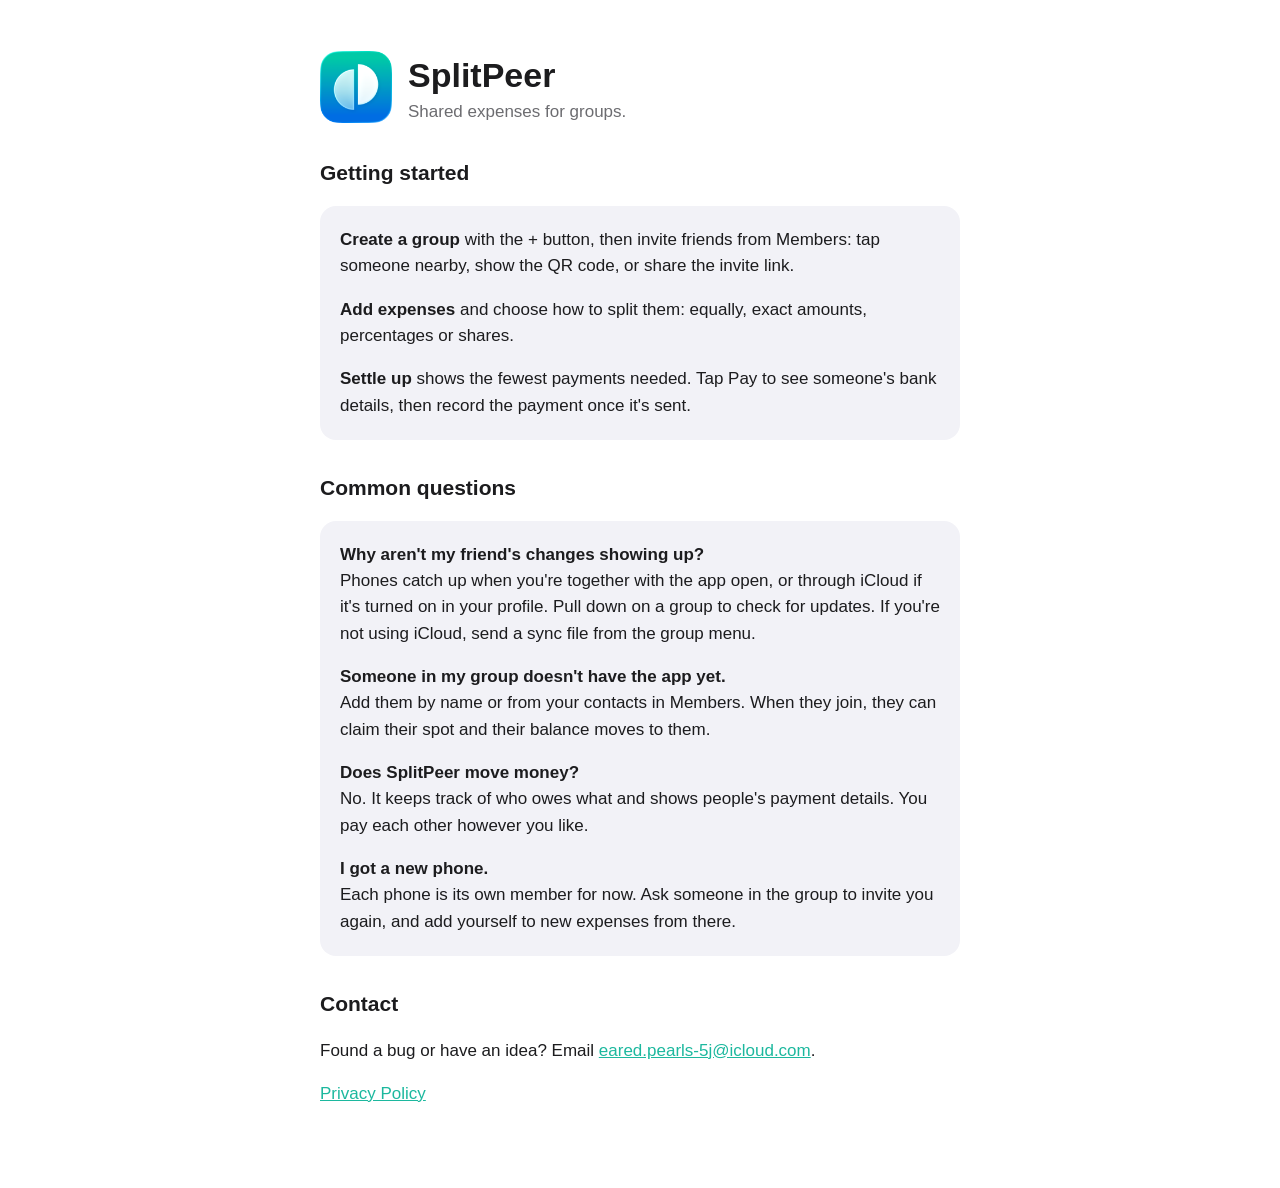
<file: index.html>
<!doctype html>
<html lang="en">
<head>
<meta charset="utf-8">
<meta name="viewport" content="width=device-width, initial-scale=1">
<title>SplitPeer Support</title>
<link rel="stylesheet" href="style.css">
</head>
<body>
<main>
<div class="hero">
<img src="icon.png" alt="">
<div>
<h1>SplitPeer</h1>
<p class="muted" style="margin:0">Shared expenses for groups.</p>
</div>
</div>

<h2>Getting started</h2>
<div class="card">
<p><strong>Create a group</strong> with the + button, then invite friends from Members: tap someone nearby, show the QR code, or share the invite link.</p>
<p><strong>Add expenses</strong> and choose how to split them: equally, exact amounts, percentages or shares.</p>
<p><strong>Settle up</strong> shows the fewest payments needed. Tap Pay to see someone's bank details, then record the payment once it's sent.</p>
</div>

<h2>Common questions</h2>
<div class="card">
<p><strong>Why aren't my friend's changes showing up?</strong><br>
Phones catch up when you're together with the app open, or through iCloud if it's turned on in your profile. Pull down on a group to check for updates. If you're not using iCloud, send a sync file from the group menu.</p>
<p><strong>Someone in my group doesn't have the app yet.</strong><br>
Add them by name or from your contacts in Members. When they join, they can claim their spot and their balance moves to them.</p>
<p><strong>Does SplitPeer move money?</strong><br>
No. It keeps track of who owes what and shows people's payment details. You pay each other however you like.</p>
<p><strong>I got a new phone.</strong><br>
Each phone is its own member for now. Ask someone in the group to invite you again, and add yourself to new expenses from there.</p>
</div>

<h2>Contact</h2>
<p>Found a bug or have an idea? Email <a href="mailto:eared.pearls-5j@icloud.com">eared.pearls-5j@icloud.com</a>.</p>
<p><a href="privacy.html">Privacy Policy</a></p>
</main>
</body>
</html>
</file>
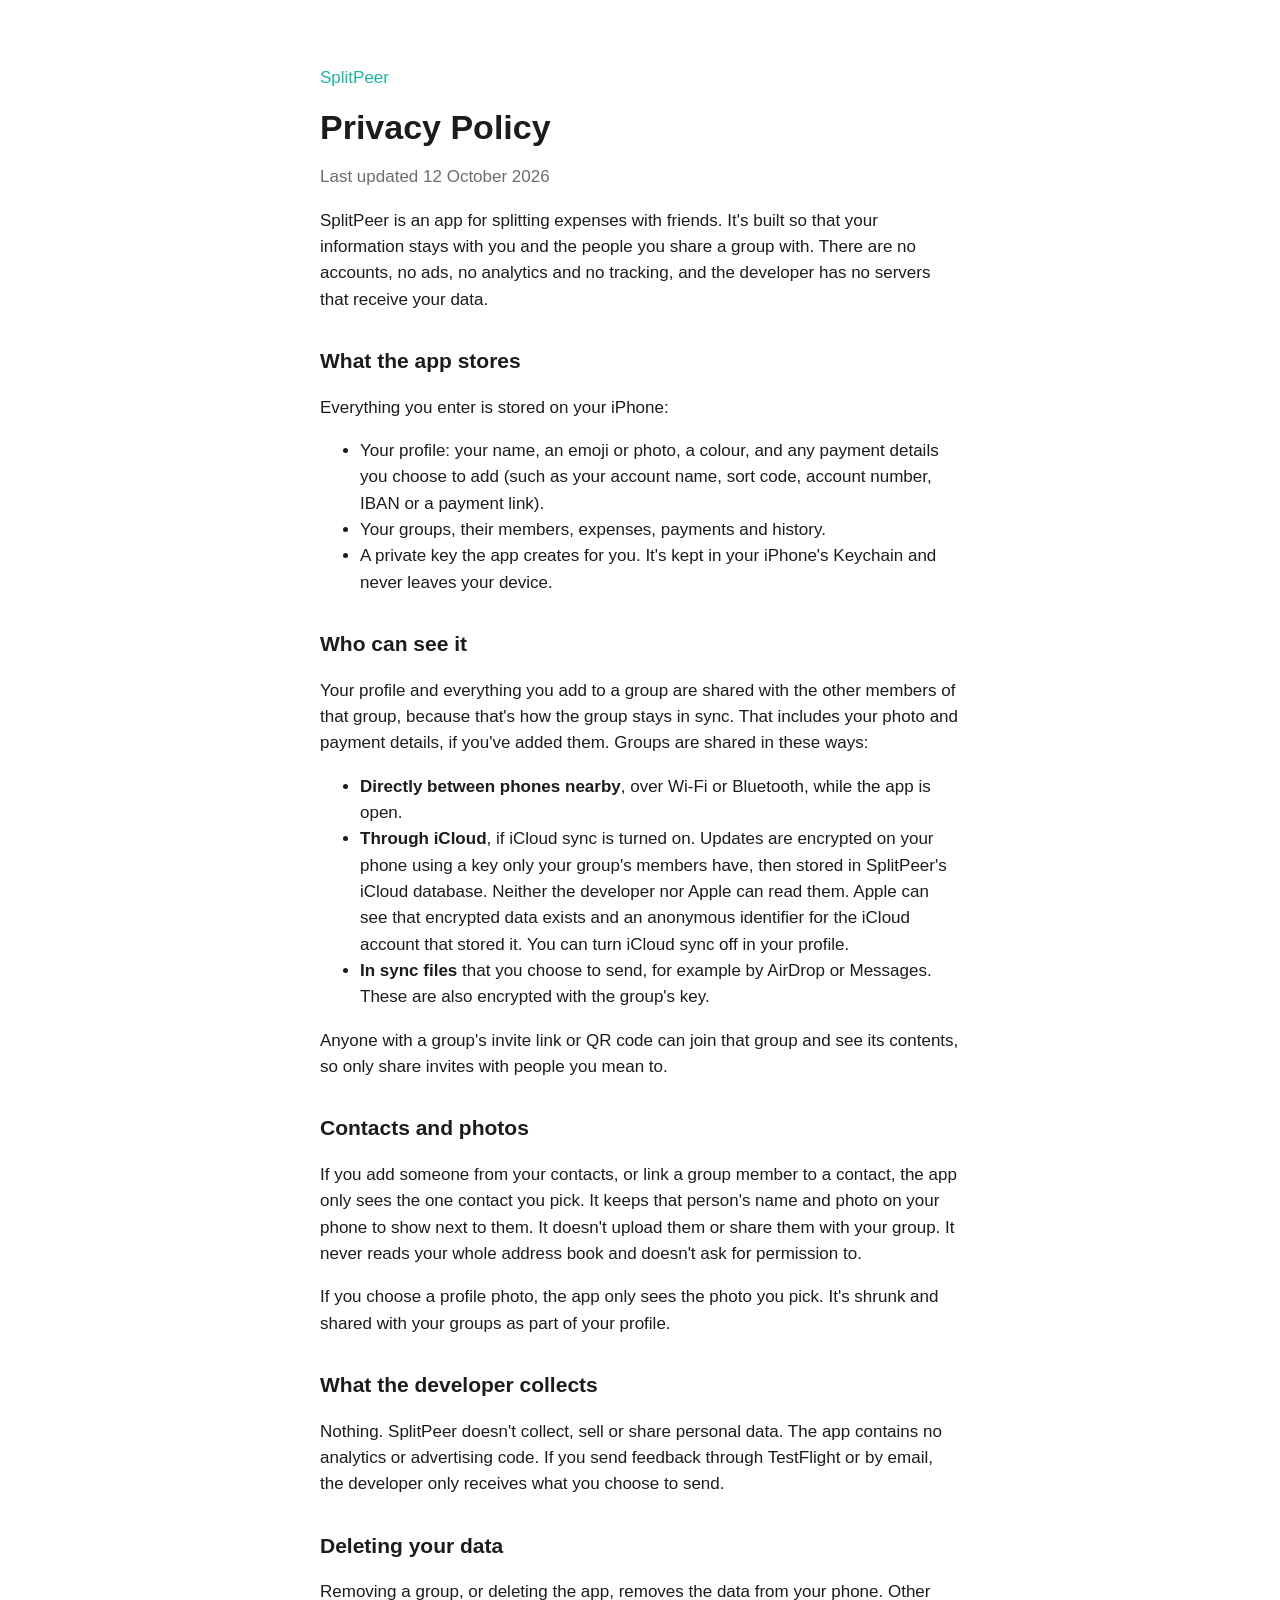
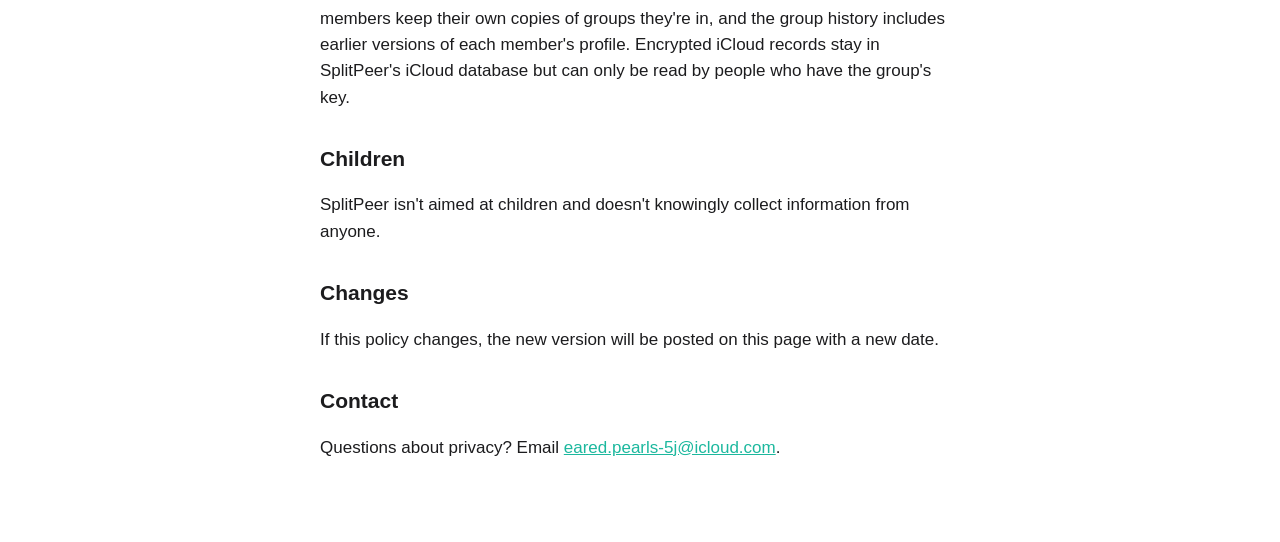
<file: privacy.html>
<!doctype html>
<html lang="en">
<head>
<meta charset="utf-8">
<meta name="viewport" content="width=device-width, initial-scale=1">
<title>SplitPeer Privacy Policy</title>
<link rel="stylesheet" href="style.css">
</head>
<body>
<main>
<p class="back"><a href="index.html">SplitPeer</a></p>
<h1>Privacy Policy</h1>
<p class="muted">Last updated 12 October 2026</p>

<p>SplitPeer is an app for splitting expenses with friends. It's built so that your information stays with you and the people you share a group with. There are no accounts, no ads, no analytics and no tracking, and the developer has no servers that receive your data.</p>

<h2>What the app stores</h2>
<p>Everything you enter is stored on your iPhone:</p>
<ul>
<li>Your profile: your name, an emoji or photo, a colour, and any payment details you choose to add (such as your account name, sort code, account number, IBAN or a payment link).</li>
<li>Your groups, their members, expenses, payments and history.</li>
<li>A private key the app creates for you. It's kept in your iPhone's Keychain and never leaves your device.</li>
</ul>

<h2>Who can see it</h2>
<p>Your profile and everything you add to a group are shared with the other members of that group, because that's how the group stays in sync. That includes your photo and payment details, if you've added them. Groups are shared in these ways:</p>
<ul>
<li><strong>Directly between phones nearby</strong>, over Wi-Fi or Bluetooth, while the app is open.</li>
<li><strong>Through iCloud</strong>, if iCloud sync is turned on. Updates are encrypted on your phone using a key only your group's members have, then stored in SplitPeer's iCloud database. Neither the developer nor Apple can read them. Apple can see that encrypted data exists and an anonymous identifier for the iCloud account that stored it. You can turn iCloud sync off in your profile.</li>
<li><strong>In sync files</strong> that you choose to send, for example by AirDrop or Messages. These are also encrypted with the group's key.</li>
</ul>
<p>Anyone with a group's invite link or QR code can join that group and see its contents, so only share invites with people you mean to.</p>

<h2>Contacts and photos</h2>
<p>If you add someone from your contacts, or link a group member to a contact, the app only sees the one contact you pick. It keeps that person's name and photo on your phone to show next to them. It doesn't upload them or share them with your group. It never reads your whole address book and doesn't ask for permission to.</p>
<p>If you choose a profile photo, the app only sees the photo you pick. It's shrunk and shared with your groups as part of your profile.</p>

<h2>What the developer collects</h2>
<p>Nothing. SplitPeer doesn't collect, sell or share personal data. The app contains no analytics or advertising code. If you send feedback through TestFlight or by email, the developer only receives what you choose to send.</p>

<h2>Deleting your data</h2>
<p>Removing a group, or deleting the app, removes the data from your phone. Other members keep their own copies of groups they're in, and the group history includes earlier versions of each member's profile. Encrypted iCloud records stay in SplitPeer's iCloud database but can only be read by people who have the group's key.</p>

<h2>Children</h2>
<p>SplitPeer isn't aimed at children and doesn't knowingly collect information from anyone.</p>

<h2>Changes</h2>
<p>If this policy changes, the new version will be posted on this page with a new date.</p>

<h2>Contact</h2>
<p>Questions about privacy? Email <a href="mailto:eared.pearls-5j@icloud.com">eared.pearls-5j@icloud.com</a>.</p>
</main>
</body>
</html>
</file>
<file: style.css>
:root { --bg: #ffffff; --fg: #1c1c1e; --muted: #6c6c70; --accent: #1cb89e; --card: #f2f2f7; }
@media (prefers-color-scheme: dark) { :root { --bg: #000000; --fg: #f2f2f7; --muted: #98989f; --accent: #3fd3b8; --card: #1c1c1e; } }
* { box-sizing: border-box; }
body { margin: 0; background: var(--bg); color: var(--fg); font: 17px/1.55 -apple-system, BlinkMacSystemFont, "Segoe UI", Roboto, sans-serif; }
main { max-width: 680px; margin: 0 auto; padding: 48px 20px 64px; }
h1 { font-size: 34px; line-height: 1.15; margin: 8px 0 4px; }
h2 { font-size: 21px; margin: 32px 0 8px; }
a { color: var(--accent); }
.muted, .back { color: var(--muted); }
.back a { text-decoration: none; }
.hero { display: flex; align-items: center; gap: 16px; }
.hero img { width: 72px; height: 72px; border-radius: 16px; }
.card { background: var(--card); border-radius: 16px; padding: 4px 20px; margin: 16px 0; }
</file>
